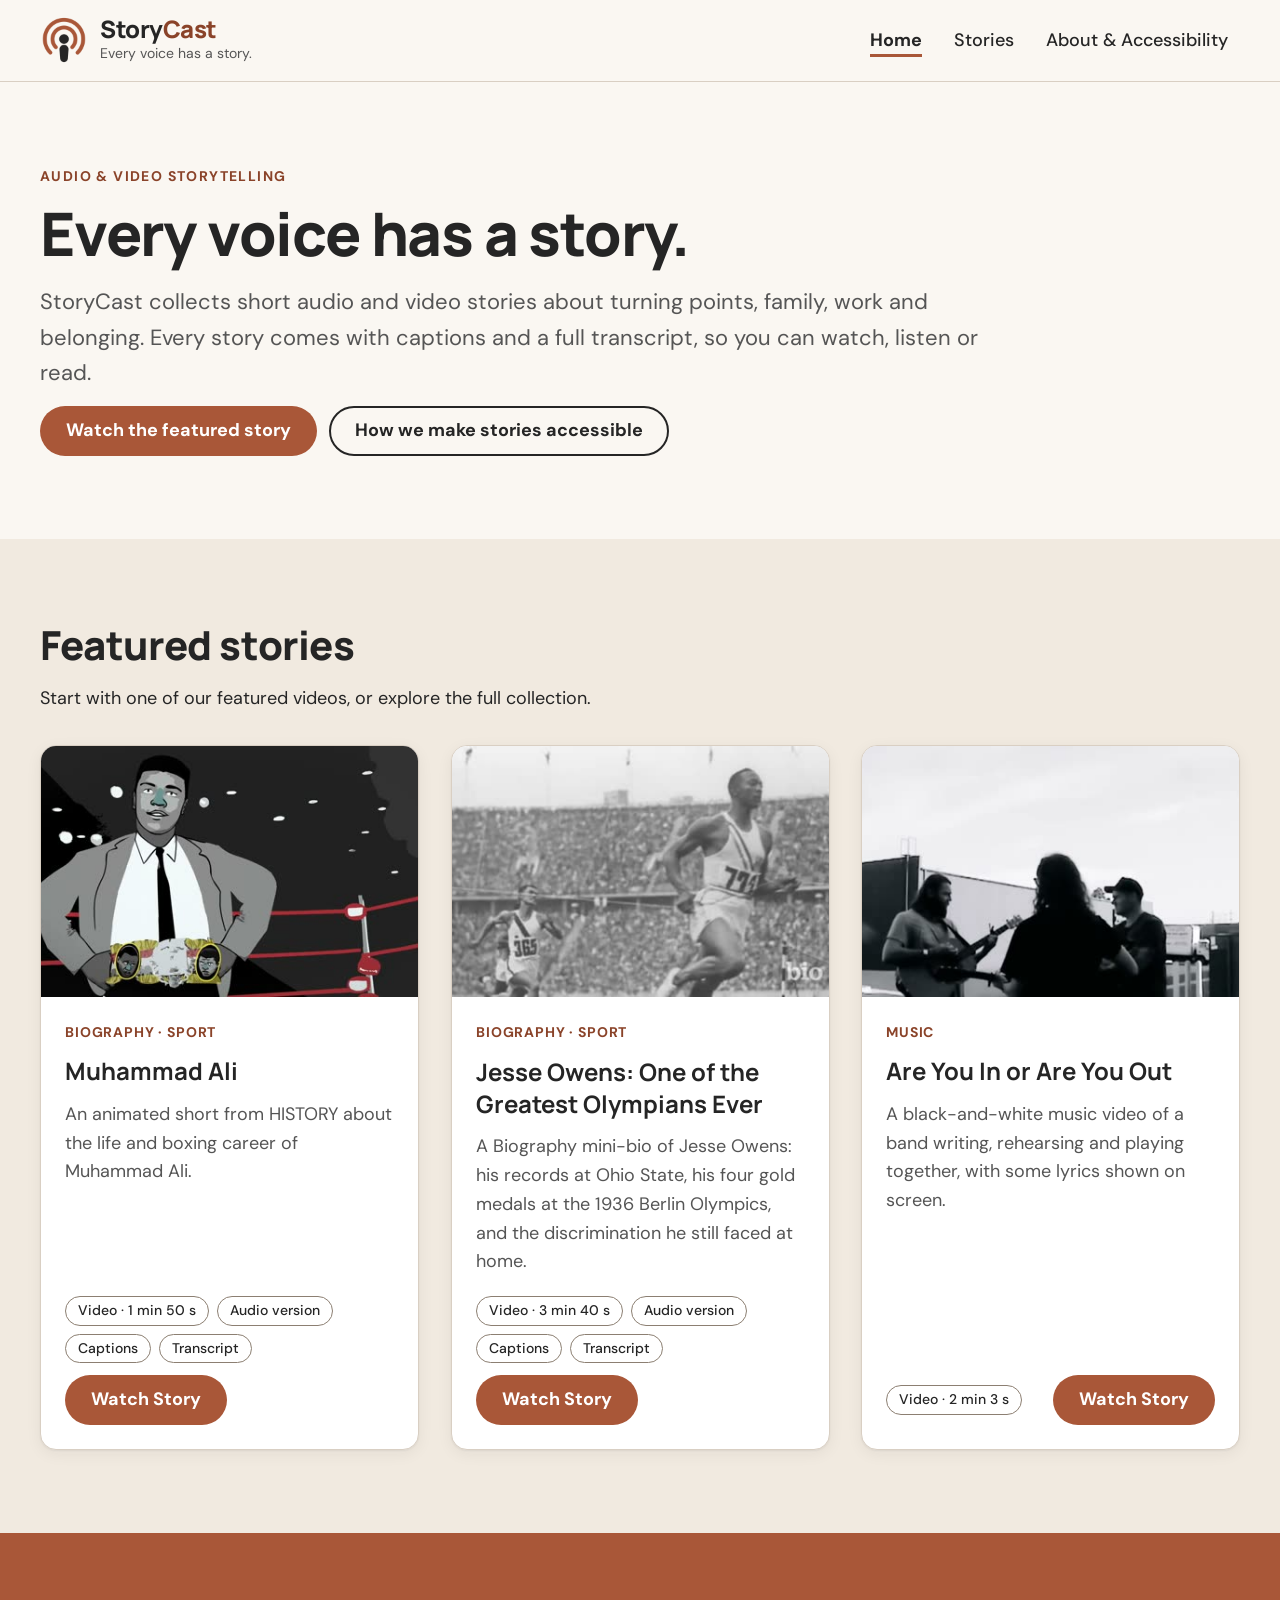
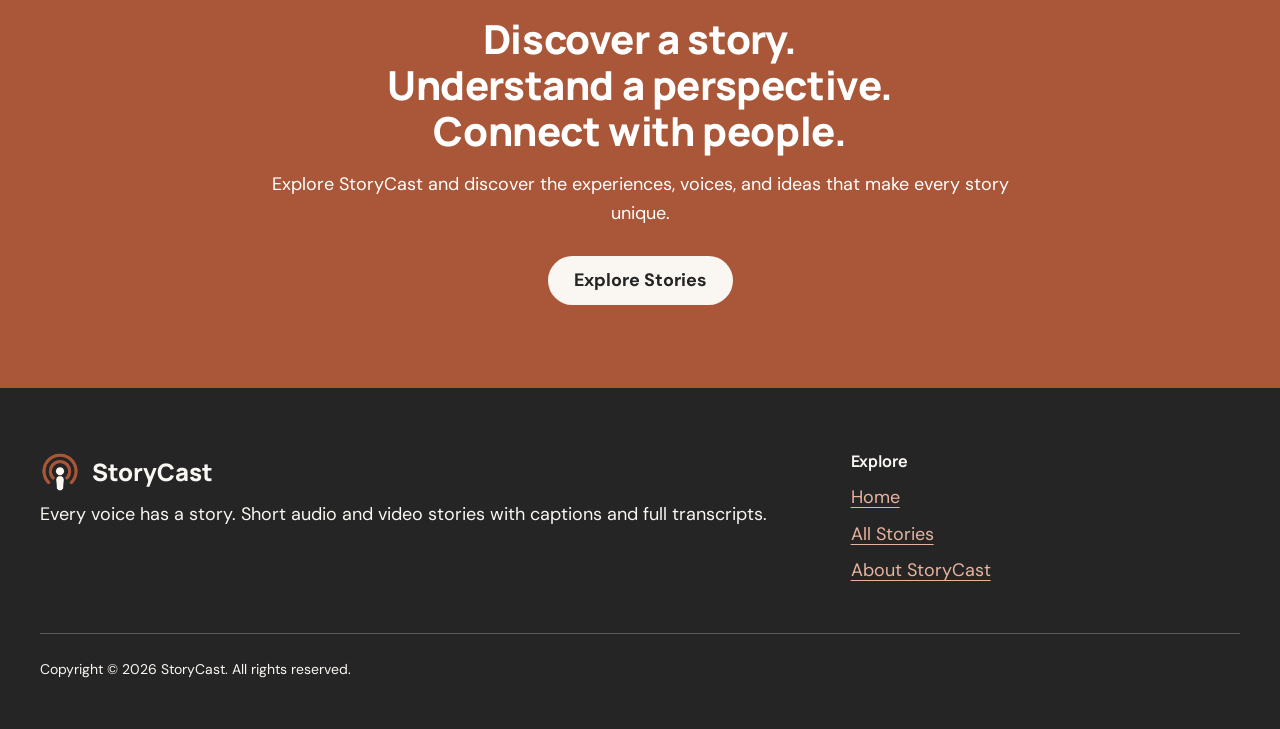
<file: index.html>
<!DOCTYPE html>
<html lang="en">
<head>
  <meta charset="utf-8">
  <meta name="viewport" content="width=device-width, initial-scale=1">
  <title>StoryCast | Every voice has a story</title>
  <meta name="description" content="StoryCast shares short audio and video stories about real-life turning points, with captions and full transcripts for every story.">
  <link rel="preconnect" href="https://fonts.googleapis.com">
  <link rel="preconnect" href="https://fonts.gstatic.com" crossorigin>
  <link rel="stylesheet" href="https://fonts.googleapis.com/css2?family=DM+Sans:wght@400;500;700&amp;family=Manrope:wght@700;800&amp;display=swap">
  <link rel="icon" href="assets/images/storycast-favicon.png" type="image/png">
  <link rel="stylesheet" href="css/main.css">
</head>
<body>
  <a class="skip-link" href="#main">Skip to main content</a>

  <header class="site-header">
    <div class="container site-header__inner">
      <a class="brand" href="index.html">
        <img class="brand__logo" src="assets/images/storycast-logo.png" width="48" height="48" alt="">
        <span class="brand__text">
          <span class="brand__name">Story<span class="brand__accent">Cast</span></span>
          <span class="brand__tagline">Every voice has a story.</span>
        </span>
      </a>
      <nav class="site-nav" aria-label="Primary">
        <ul class="site-nav__list">
          <li><a class="site-nav__link" href="index.html" aria-current="page">Home</a></li>
          <li><a class="site-nav__link" href="stories.html">Stories</a></li>
          <li><a class="site-nav__link" href="about.html">About &amp; Accessibility</a></li>
        </ul>
      </nav>
    </div>
  </header>

  <main id="main" class="site-main">
    <section class="section" aria-labelledby="hero-title">
      <div class="container">
        <p class="eyebrow">Audio &amp; video storytelling</p>
        <h1 id="hero-title">Every voice has a story.</h1>
        <p class="lead">StoryCast collects short audio and video stories about turning points, family, work and belonging. Every story comes with captions and a full transcript, so you can watch, listen or read.</p>
        <div class="button-group">
          <a class="button button--primary" href="story/my-story.html?id=story1">Watch the featured story</a>
          <a class="button button--secondary" href="about.html#accessibility">How we make stories accessible</a>
        </div>
      </div>
    </section>

    <section class="section section--alt" id="stories" aria-labelledby="stories-title">
      <div class="container">
        <h2 id="stories-title">Featured stories</h2>
        <p>Start with one of our featured videos, or explore the full collection.</p>
        <ul class="story-grid">
          <li class="story-grid__item">
            <article class="story-card story-card--linked">
              <div class="story-card__media">
                <img src="assets/images/story1-poster-480.jpg" srcset="assets/images/story1-poster-480.jpg 480w, assets/images/story1-poster-960.jpg 960w" sizes="(min-width: 64em) 24rem, (min-width: 40em) 50vw, 100vw" width="480" height="270" alt="Animated illustration of Muhammad Ali in a suit, holding a championship belt beside a boxing ring." loading="lazy">
              </div>
              <div class="story-card__body">
                <p class="story-card__category">Biography · Sport</p>
                <h3 class="story-card__title">Muhammad Ali</h3>
                <p class="story-card__description">An animated short from HISTORY about the life and boxing career of Muhammad Ali.</p>
                <div class="story-card__footer">
                  <ul class="badge-list" aria-label="Story details">
                    <li class="badge">Video &middot; 1 min 50 s</li>
                    <li class="badge">Audio version</li>
                    <li class="badge">Captions</li>
                    <li class="badge">Transcript</li>
                  </ul>
                  <a class="button button--primary story-card__link" href="story/my-story.html?id=story1">Watch Story<span class="visually-hidden">: Muhammad Ali</span></a>
                </div>
              </div>
            </article>
          </li>
          <li class="story-grid__item">
            <article class="story-card story-card--linked">
              <div class="story-card__media">
                <img src="assets/images/story2-poster-480.jpg" srcset="assets/images/story2-poster-480.jpg 480w, assets/images/story2-poster-960.jpg 960w" sizes="(min-width: 64em) 24rem, (min-width: 40em) 50vw, 100vw" width="480" height="270" alt="Black-and-white archive film of a sprinter leading a race in a packed Olympic stadium." loading="lazy">
              </div>
              <div class="story-card__body">
                <p class="story-card__category">Biography · Sport</p>
                <h3 class="story-card__title">Jesse Owens: One of the Greatest Olympians Ever</h3>
                <p class="story-card__description">A Biography mini-bio of Jesse Owens: his records at Ohio State, his four gold medals at the 1936 Berlin Olympics, and the discrimination he still faced at home.</p>
                <div class="story-card__footer">
                  <ul class="badge-list" aria-label="Story details">
                    <li class="badge">Video &middot; 3 min 40 s</li>
                    <li class="badge">Audio version</li>
                    <li class="badge">Captions</li>
                    <li class="badge">Transcript</li>
                  </ul>
                  <a class="button button--primary story-card__link" href="story/my-story.html?id=story2">Watch Story<span class="visually-hidden">: Jesse Owens: One of the Greatest Olympians Ever</span></a>
                </div>
              </div>
            </article>
          </li>
          <li class="story-grid__item">
            <article class="story-card story-card--linked">
              <div class="story-card__media">
                <img src="assets/images/story3-poster-480.jpg" srcset="assets/images/story3-poster-480.jpg 480w, assets/images/story3-poster-960.jpg 960w" sizes="(min-width: 64em) 24rem, (min-width: 40em) 50vw, 100vw" width="480" height="270" alt="Black-and-white photo of three musicians playing guitars outdoors beside a building." loading="lazy">
              </div>
              <div class="story-card__body">
                <p class="story-card__category">Music</p>
                <h3 class="story-card__title">Are You In or Are You Out</h3>
                <p class="story-card__description">A black-and-white music video of a band writing, rehearsing and playing together, with some lyrics shown on screen.</p>
                <div class="story-card__footer">
                  <ul class="badge-list" aria-label="Story details">
                    <li class="badge">Video &middot; 2 min 3 s</li>
                  </ul>
                  <a class="button button--primary story-card__link" href="story/my-story.html?id=story3">Watch Story<span class="visually-hidden">: Are You In or Are You Out</span></a>
                </div>
              </div>
            </article>
          </li>
        </ul>
      </div>
    </section>

    <!-- 6. Closing call to action -->
    <section class="cta-band" aria-labelledby="cta-title">
      <div class="container cta-band__inner">
        <h2 id="cta-title" class="cta-band__title">Discover a story. Understand a perspective. Connect with people.</h2>
        <p class="cta-band__text">Explore StoryCast and discover the experiences, voices, and ideas that make every story unique.</p>
        <a class="button button--light" href="stories.html">Explore Stories</a>
      </div>
    </section>

  </main>

  <footer class="site-footer">
    <div class="container">
      <div class="site-footer__grid">
        <div>
          <p class="site-footer__brand"><img class="site-footer__logo" src="assets/images/storycast-logo-on-dark.png" width="40" height="40" alt="">StoryCast</p>
          <p>Every voice has a story. Short audio and video stories with captions and full transcripts.</p>
        </div>
        <nav aria-labelledby="footer-explore">
          <h2 class="site-footer__heading" id="footer-explore">Explore</h2>
          <ul class="site-footer__list">
            <li><a href="index.html">Home</a></li>
            <li><a href="stories.html">All Stories</a></li>
            <li><a href="about.html">About StoryCast</a></li>
          </ul>
        </nav>
      </div>
      <p class="site-footer__note">Copyright &copy; 2026 StoryCast. All rights reserved.</p>
    </div>
  </footer>
</body>
</html>
</file>
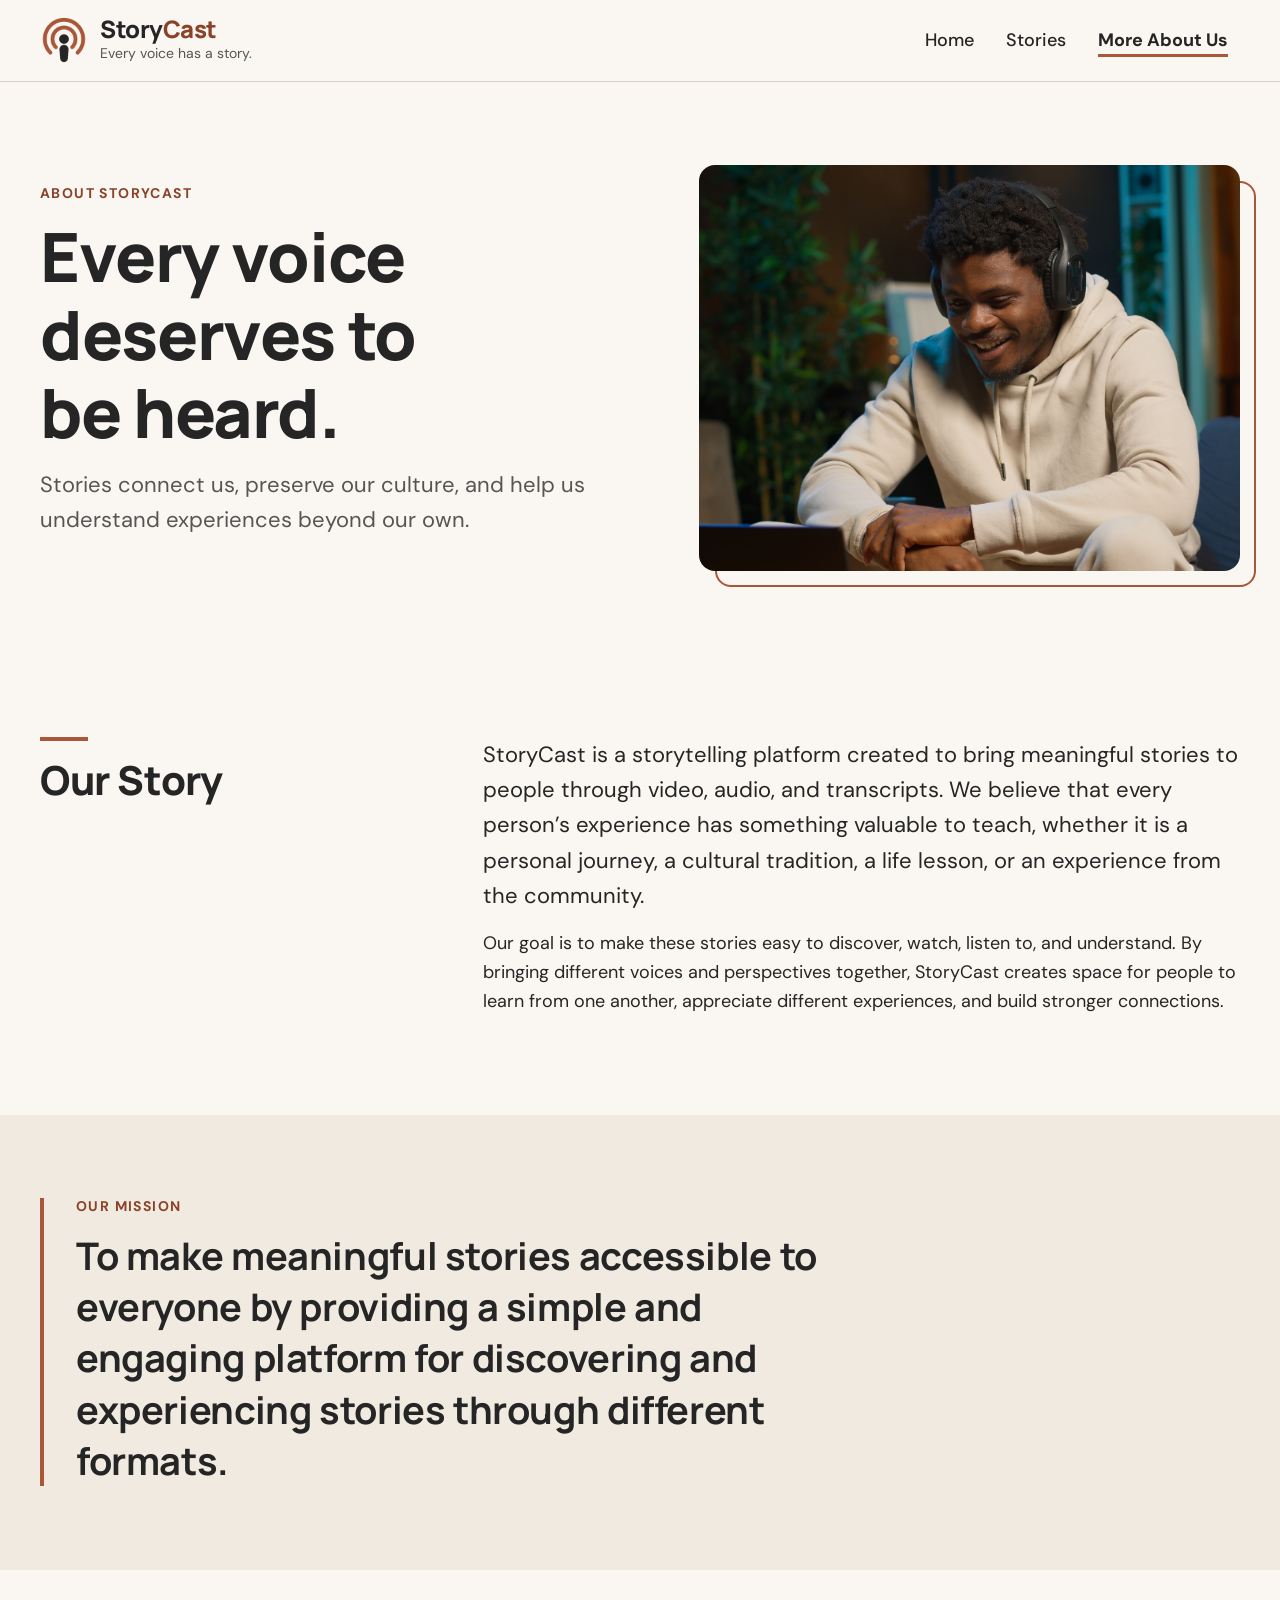
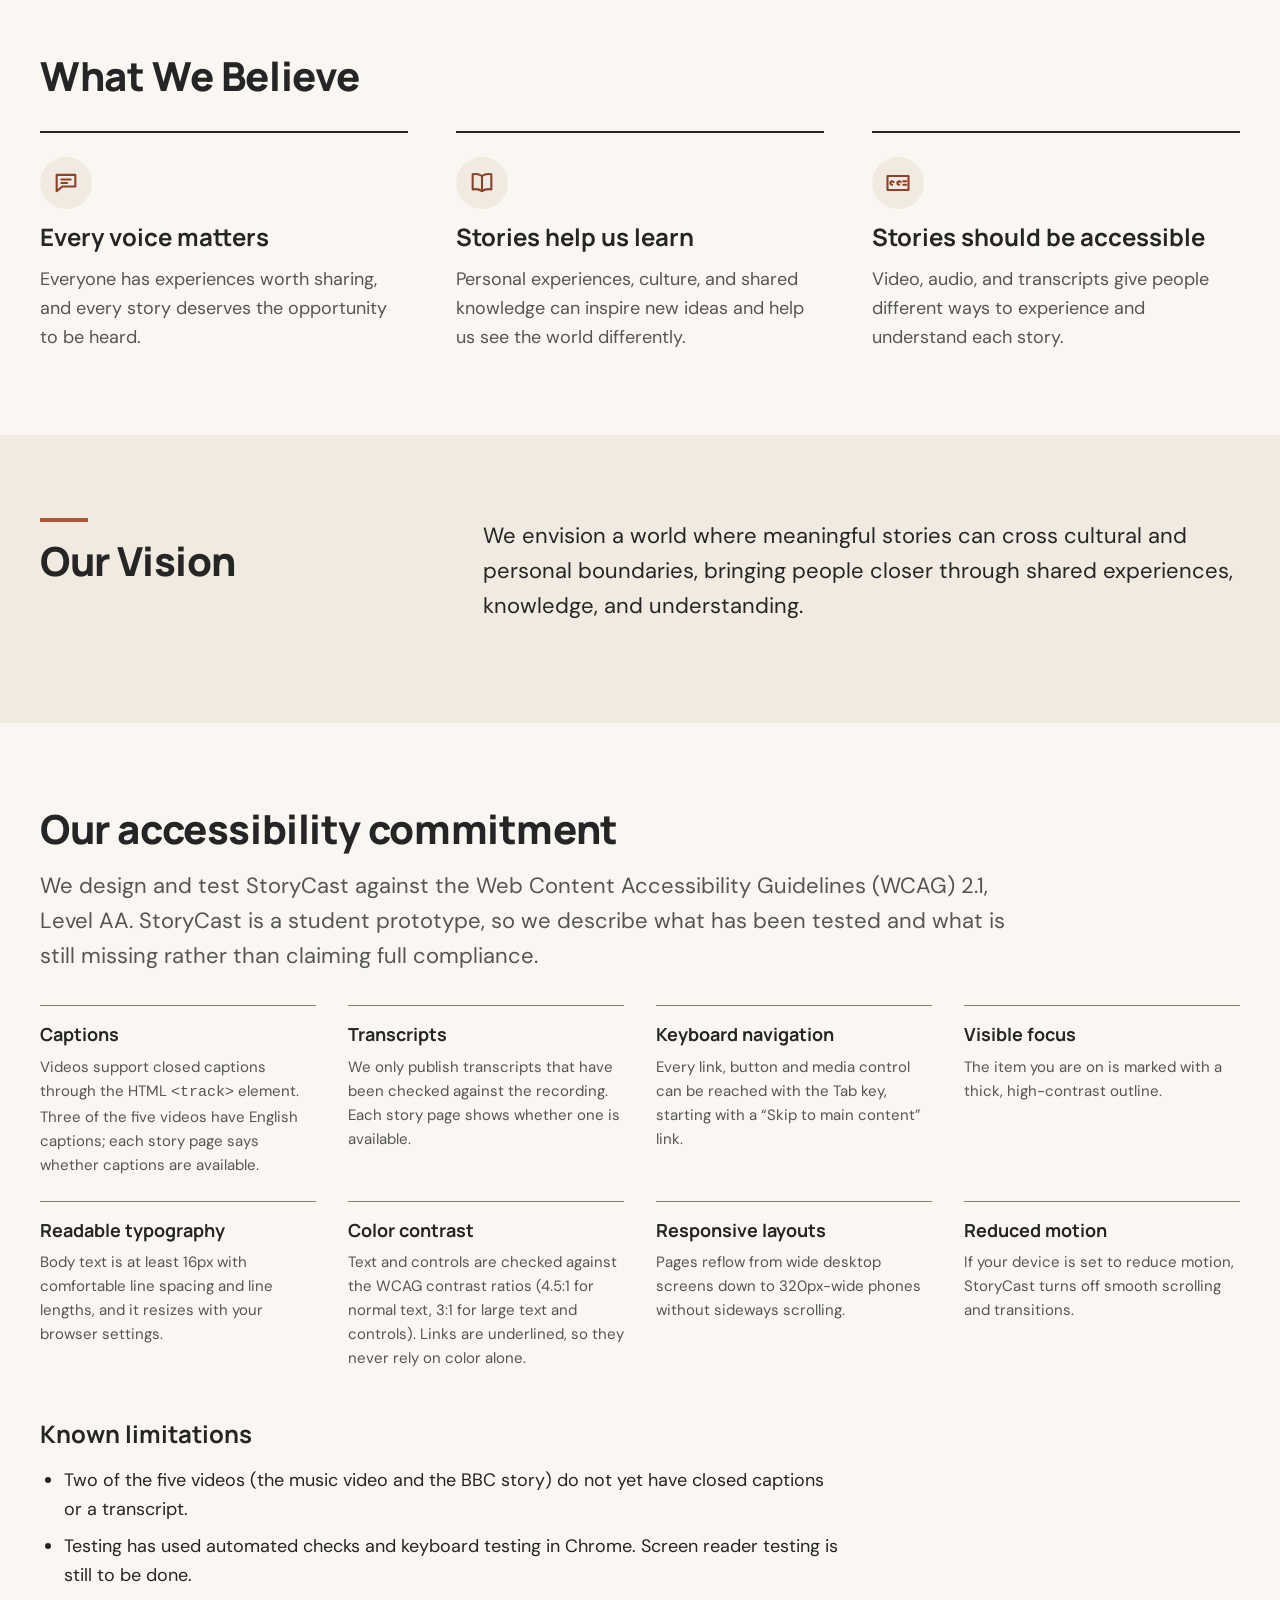
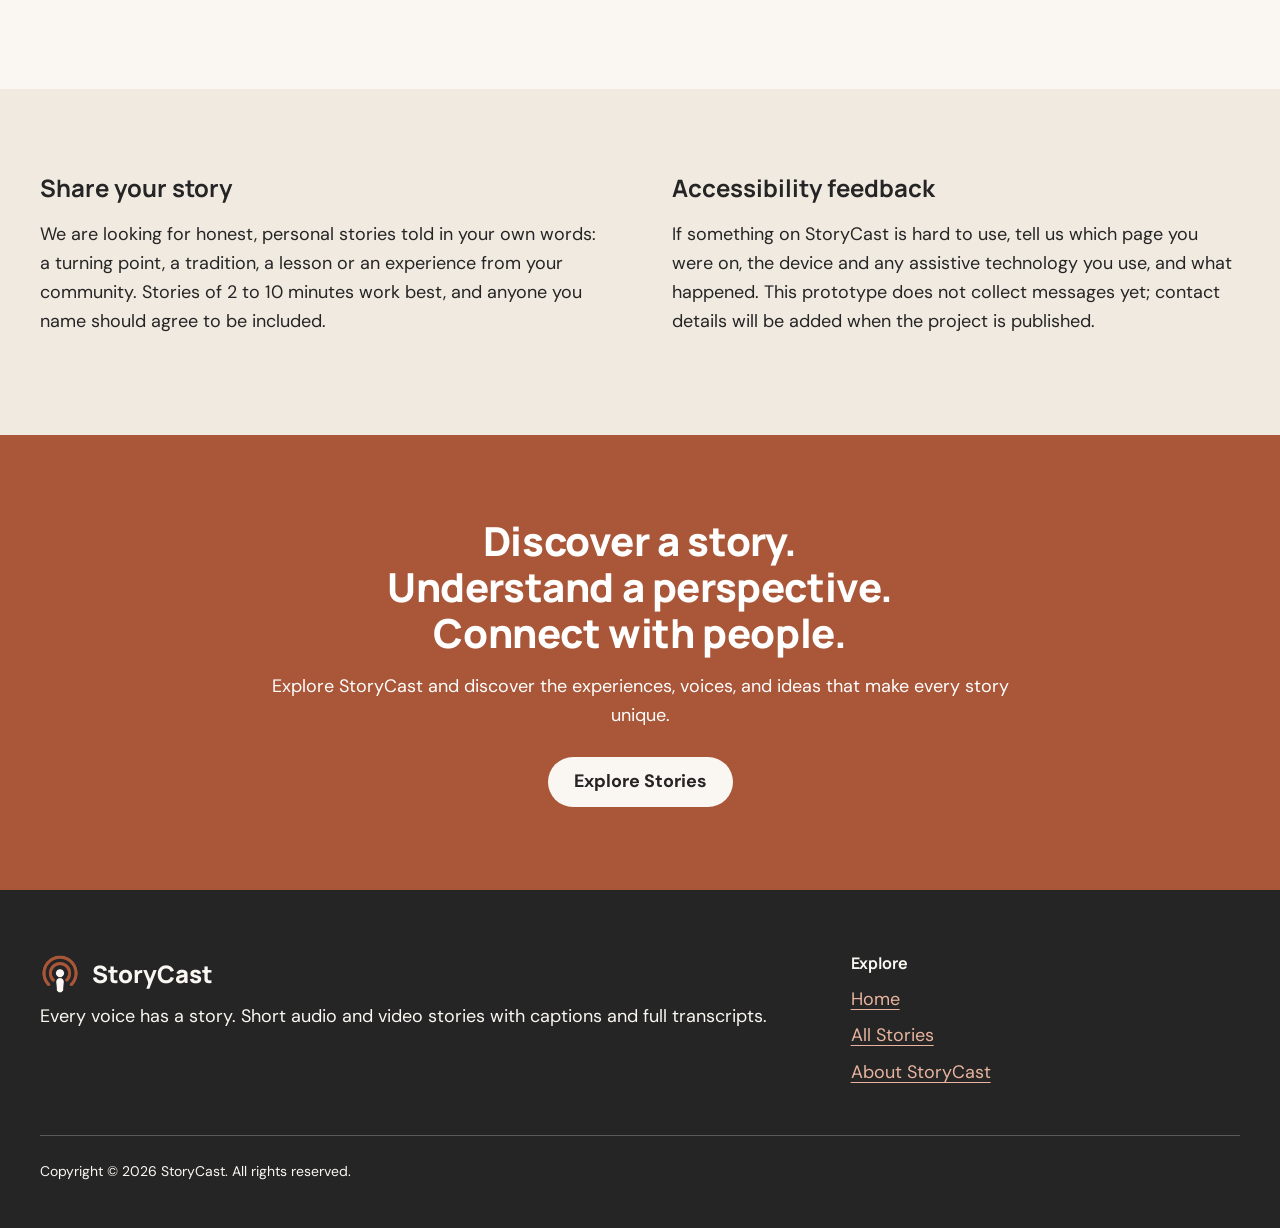
<file: about.html>
<!DOCTYPE html>
<html lang="en">
<head>
  <meta charset="utf-8">
  <meta name="viewport" content="width=device-width, initial-scale=1">
  <title>About StoryCast and Our Accessibility Commitment</title>
  <meta name="description" content="StoryCast brings meaningful personal, cultural and community stories to everyone through video, audio and transcripts. Read our story, mission, values, vision and accessibility commitment.">
  <link rel="preconnect" href="https://fonts.googleapis.com">
  <link rel="preconnect" href="https://fonts.gstatic.com" crossorigin>
  <link rel="stylesheet" href="https://fonts.googleapis.com/css2?family=DM+Sans:wght@400;500;700&amp;family=Manrope:wght@700;800&amp;display=swap">
  <link rel="icon" href="assets/images/storycast-favicon.png" type="image/png">
  <link rel="stylesheet" href="css/main.css">
</head>
<body>
  <a class="skip-link" href="#main">Skip to main content</a>

  <header class="site-header">
    <div class="container site-header__inner">
      <a class="brand" href="index.html">
        <img class="brand__logo" src="assets/images/storycast-logo.png" width="48" height="48" alt="">
        <span class="brand__text">
          <span class="brand__name">Story<span class="brand__accent">Cast</span></span>
          <span class="brand__tagline">Every voice has a story.</span>
        </span>
      </a>
      <nav class="site-nav" aria-label="Primary">
        <ul class="site-nav__list">
          <li><a class="site-nav__link" href="index.html">Home</a></li>
          <li><a class="site-nav__link" href="stories.html">Stories</a></li>
          <li><a class="site-nav__link" href="about.html" aria-current="page">More About Us</a></li>
        </ul>
      </nav>
    </div>
  </header>

  <main id="main" class="site-main">
    <!-- 1. Hero -->
    <section class="about-hero" aria-labelledby="about-title">
      <div class="container about-hero__inner">
        <div class="about-hero__text">
          <p class="eyebrow">About StoryCast</p>
          <h1 id="about-title">Every voice deserves to be heard.</h1>
          <p class="lead">Stories connect us, preserve our culture, and help us understand experiences beyond our own.</p>
        </div>
        <figure class="about-hero__media">
          <img src="assets/images/african-american-male-person-listening-podcast-multitasking.jpg" srcset="assets/images/african-american-male-person-listening-podcast-multitasking.jpg 480w, assets/images/african-american-male-person-listening-podcast-multitasking.jpg 960w" sizes="(min-width: 64em) 36rem, 100vw" width="960" height="640" alt="A man wearing headphones listens to a podcast while multitasking.">
        </figure>
      </div>
    </section>

    <!-- 2. Our Story -->
    <section class="section about-split" aria-labelledby="our-story-title">
      <div class="container about-split__inner">
        <h2 id="our-story-title" class="about-split__heading">Our Story</h2>
        <div class="about-split__body">
          <p class="about-split__intro">StoryCast is a storytelling platform created to bring meaningful stories to people through video, audio, and transcripts. We believe that every person&rsquo;s experience has something valuable to teach, whether it is a personal journey, a cultural tradition, a life lesson, or an experience from the community.</p>
          <p>Our goal is to make these stories easy to discover, watch, listen to, and understand. By bringing different voices and perspectives together, StoryCast creates space for people to learn from one another, appreciate different experiences, and build stronger connections.</p>
        </div>
      </div>
    </section>

    <!-- 3. Our Mission -->
    <section class="section section--alt" aria-labelledby="mission-title">
      <div class="container">
        <div class="statement">
          <h2 id="mission-title" class="statement__label">Our Mission</h2>
          <p class="statement__text">To make meaningful stories accessible to everyone by providing a simple and engaging platform for discovering and experiencing stories through different formats.</p>
        </div>
      </div>
    </section>

    <!-- 4. What We Believe -->
    <section class="section" aria-labelledby="beliefs-title">
      <div class="container">
        <h2 id="beliefs-title">What We Believe</h2>
        <ul class="beliefs">
          <li class="belief">
            <svg class="belief__icon" viewBox="0 0 24 24" width="28" height="28" aria-hidden="true" focusable="false"><path d="M4 5h16v10H9l-5 4z M8 9h8 M8 12h5" fill="none" stroke="currentColor" stroke-width="1.8" stroke-linecap="round" stroke-linejoin="round"/></svg>
            <h3 class="belief__title">Every voice matters</h3>
            <p>Everyone has experiences worth sharing, and every story deserves the opportunity to be heard.</p>
          </li>
          <li class="belief">
            <svg class="belief__icon" viewBox="0 0 24 24" width="28" height="28" aria-hidden="true" focusable="false"><path d="M12 6c-2-1.5-5-2-8-1.5v13c3-.5 6 0 8 1.5 2-1.5 5-2 8-1.5v-13c-3-.5-6 0-8 1.5z M12 6v13" fill="none" stroke="currentColor" stroke-width="1.8" stroke-linecap="round" stroke-linejoin="round"/></svg>
            <h3 class="belief__title">Stories help us learn</h3>
            <p>Personal experiences, culture, and shared knowledge can inspire new ideas and help us see the world differently.</p>
          </li>
          <li class="belief">
            <svg class="belief__icon" viewBox="0 0 24 24" width="28" height="28" aria-hidden="true" focusable="false"><path d="M3 6h18v12H3z M7 13.5c-.7 0-1.5-.6-1.5-1.5S6.3 10.5 7 10.5c.6 0 1 .3 1.3.7 M13 13.5c-.7 0-1.5-.6-1.5-1.5s.8-1.5 1.5-1.5c.6 0 1 .3 1.3.7 M16.5 10.5h2.5 M16.5 13.5h2.5" fill="none" stroke="currentColor" stroke-width="1.8" stroke-linecap="round" stroke-linejoin="round"/></svg>
            <h3 class="belief__title">Stories should be accessible</h3>
            <p>Video, audio, and transcripts give people different ways to experience and understand each story.</p>
          </li>
        </ul>
      </div>
    </section>

    <!-- 5. Our Vision -->
    <section class="section section--alt about-split" aria-labelledby="vision-title">
      <div class="container about-split__inner">
        <h2 id="vision-title" class="about-split__heading">Our Vision</h2>
        <div class="about-split__body">
          <p class="about-split__intro">We envision a world where meaningful stories can cross cultural and personal boundaries, bringing people closer through shared experiences, knowledge, and understanding.</p>
        </div>
      </div>
    </section>

    <!-- Accessibility, contributing and feedback (linked from every page footer) -->
    <section class="section" id="accessibility" aria-labelledby="accessibility-title">
      <div class="container">
        <h2 id="accessibility-title">Our accessibility commitment</h2>
        <p class="lead">We design and test StoryCast against the Web Content Accessibility Guidelines (WCAG) 2.1, Level AA. StoryCast is a student prototype, so we describe what has been tested and what is still missing rather than claiming full compliance.</p>
        <ul class="feature-list">
          <li><h3>Captions</h3><p>Videos support closed captions through the HTML <code>&lt;track&gt;</code> element. Three of the five videos have English captions; each story page says whether captions are available.</p></li>
          <li><h3>Transcripts</h3><p>We only publish transcripts that have been checked against the recording. Each story page shows whether one is available.</p></li>
          <li><h3>Keyboard navigation</h3><p>Every link, button and media control can be reached with the Tab key, starting with a &ldquo;Skip to main content&rdquo; link.</p></li>
          <li><h3>Visible focus</h3><p>The item you are on is marked with a thick, high-contrast outline.</p></li>
          <li><h3>Readable typography</h3><p>Body text is at least 16px with comfortable line spacing and line lengths, and it resizes with your browser settings.</p></li>
          <li><h3>Color contrast</h3><p>Text and controls are checked against the WCAG contrast ratios (4.5:1 for normal text, 3:1 for large text and controls). Links are underlined, so they never rely on color alone.</p></li>
          <li><h3>Responsive layouts</h3><p>Pages reflow from wide desktop screens down to 320px-wide phones without sideways scrolling.</p></li>
          <li><h3>Reduced motion</h3><p>If your device is set to reduce motion, StoryCast turns off smooth scrolling and transitions.</p></li>
        </ul>
        <h3 class="about-subheading">Known limitations</h3>
        <ul class="about-list">
          <li>Two of the five videos (the music video and the BBC story) do not yet have closed captions or a transcript.</li>
          <li>Testing has used automated checks and keyboard testing in Chrome. Screen reader testing is still to be done.</li>
        </ul>
      </div>
    </section>

    <section class="section section--alt" aria-labelledby="involved-title">
      <div class="container">
        <h2 id="involved-title" class="visually-hidden">Get involved</h2>
        <div class="about-columns">
          <div id="contribute">
            <h3 class="about-subheading">Share your story</h3>
            <p>We are looking for honest, personal stories told in your own words: a turning point, a tradition, a lesson or an experience from your community. Stories of 2 to 10 minutes work best, and anyone you name should agree to be included.</p>
          </div>
          <div id="feedback">
            <h3 class="about-subheading">Accessibility feedback</h3>
            <p>If something on StoryCast is hard to use, tell us which page you were on, the device and any assistive technology you use, and what happened. This prototype does not collect messages yet; contact details will be added when the project is published.</p>
          </div>
        </div>
      </div>
    </section>

    <!-- 6. Closing call to action -->
    <section class="cta-band" aria-labelledby="cta-title">
      <div class="container cta-band__inner">
        <h2 id="cta-title" class="cta-band__title">Discover a story. Understand a perspective. Connect with people.</h2>
        <p class="cta-band__text">Explore StoryCast and discover the experiences, voices, and ideas that make every story unique.</p>
        <a class="button button--light" href="stories.html">Explore Stories</a>
      </div>
    </section>
  </main>

  <footer class="site-footer">
    <div class="container">
      <div class="site-footer__grid">
        <div>
          <p class="site-footer__brand"><img class="site-footer__logo" src="assets/images/storycast-logo-on-dark.png" width="40" height="40" alt="">StoryCast</p>
          <p>Every voice has a story. Short audio and video stories with captions and full transcripts.</p>
        </div>
        <nav aria-labelledby="footer-explore">
          <h2 class="site-footer__heading" id="footer-explore">Explore</h2>
          <ul class="site-footer__list">
            <li><a href="index.html">Home</a></li>
            <li><a href="stories.html">All Stories</a></li>
            <li><a href="about.html">About StoryCast</a></li>
          </ul>
        </nav>
      </div>
      <p class="site-footer__note">Copyright &copy; 2026 StoryCast. All rights reserved.</p>
    </div>
  </footer>
</body>
</html>
</file>
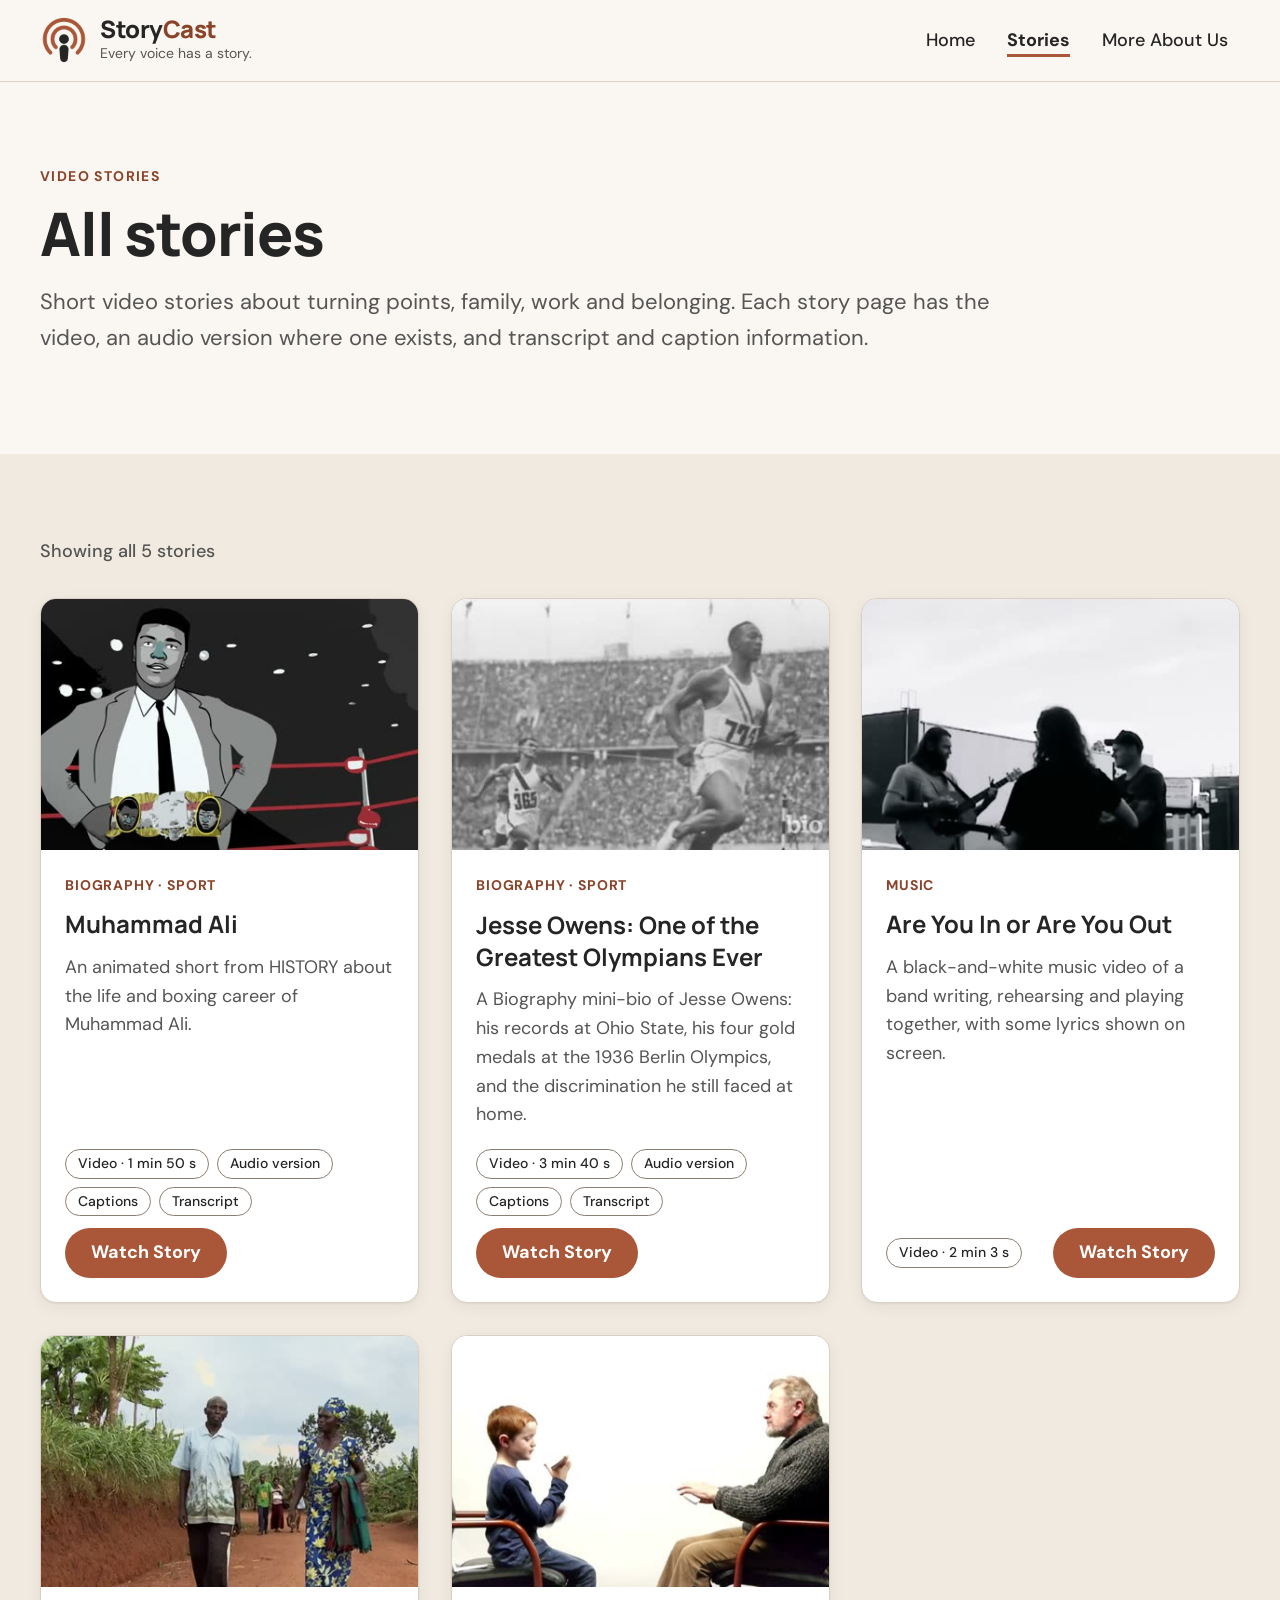
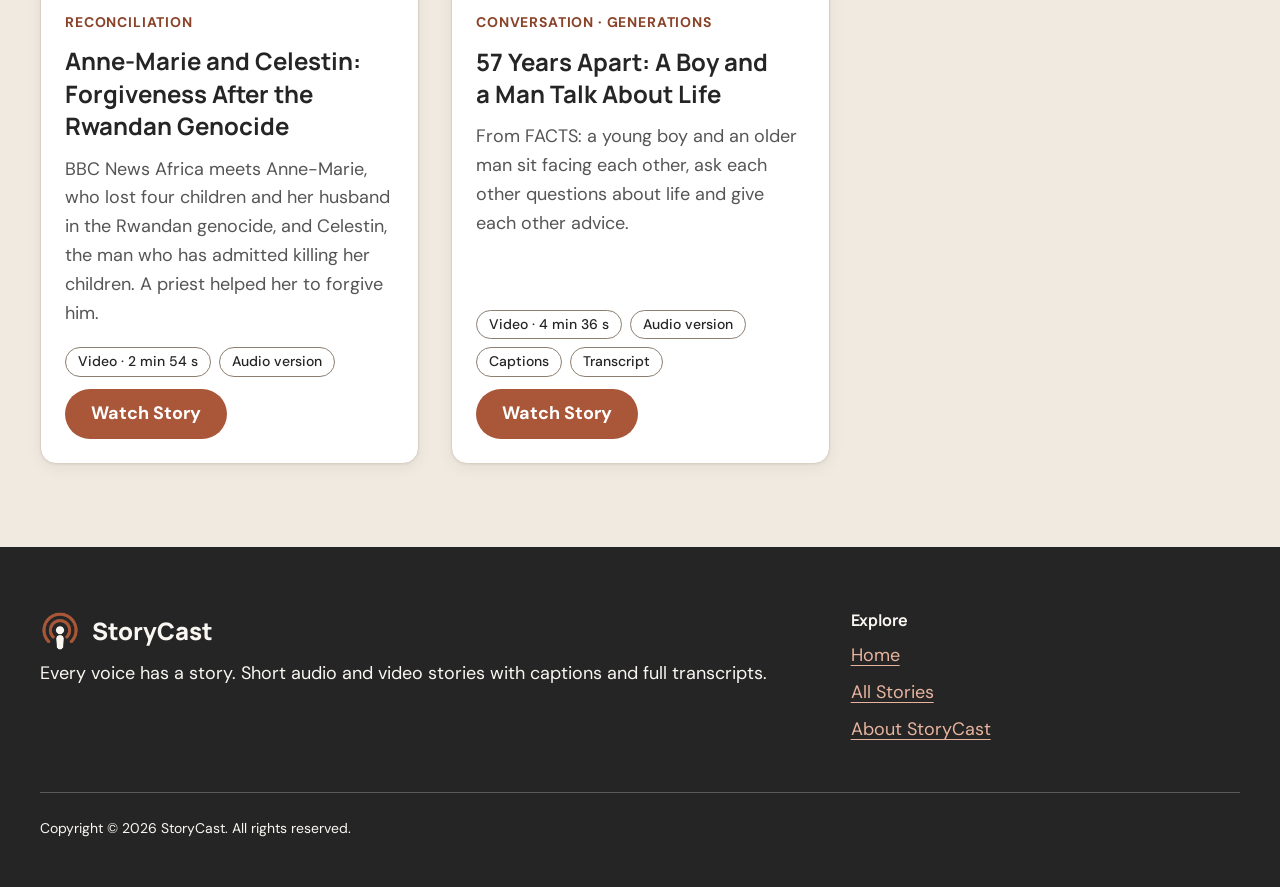
<file: stories.html>
<!DOCTYPE html>
<html lang="en">
<head>
  <meta charset="utf-8">
  <meta name="viewport" content="width=device-width, initial-scale=1">
  <title>All Stories | StoryCast</title>
  <meta name="description" content="Browse every StoryCast video story about family, work, community, identity and belonging. Each published story includes captions and a full transcript.">
  <link rel="preconnect" href="https://fonts.googleapis.com">
  <link rel="preconnect" href="https://fonts.gstatic.com" crossorigin>
  <link rel="stylesheet" href="https://fonts.googleapis.com/css2?family=DM+Sans:wght@400;500;700&amp;family=Manrope:wght@700;800&amp;display=swap">
  <link rel="icon" href="assets/images/storycast-favicon.png" type="image/png">
  <link rel="stylesheet" href="css/main.css">
  <script src="js/pagination.js" defer></script>
</head>
<body>
  <a class="skip-link" href="#main">Skip to main content</a>

  <header class="site-header">
    <div class="container site-header__inner">
      <a class="brand" href="index.html">
        <img class="brand__logo" src="assets/images/storycast-logo.png" width="48" height="48" alt="">
        <span class="brand__text">
          <span class="brand__name">Story<span class="brand__accent">Cast</span></span>
          <span class="brand__tagline">Every voice has a story.</span>
        </span>
      </a>
      <nav class="site-nav" aria-label="Primary">
        <ul class="site-nav__list">
          <li><a class="site-nav__link" href="index.html">Home</a></li>
          <li><a class="site-nav__link" href="stories.html" aria-current="page">Stories</a></li>
          <li><a class="site-nav__link" href="about.html">More About Us</a></li>
        </ul>
      </nav>
    </div>
  </header>

  <main id="main" class="site-main">
    <section class="section" aria-labelledby="stories-title">
      <div class="container">
        <p class="eyebrow">Video stories</p>
        <h1 id="stories-title">All stories</h1>
        <p class="lead">Short video stories about turning points, family, work and belonging. Each story page has the video, an audio version where one exists, and transcript and caption information.</p>
        
      </div>
    </section>

    <section class="section section--alt" aria-labelledby="story-list-title">
      <div class="container">
        <h2 id="story-list-title" class="visually-hidden">Story list</h2>
        <p class="results-status" id="story-status" tabindex="-1">5 stories</p>
        <ul class="story-grid" id="story-list" data-paginate data-per-page="6" data-status="story-status" data-pagination="story-pagination">
          <li class="story-grid__item">
            <article class="story-card story-card--linked">
              <div class="story-card__media">
                <img src="assets/images/story1-poster-480.jpg" srcset="assets/images/story1-poster-480.jpg 480w, assets/images/story1-poster-960.jpg 960w" sizes="(min-width: 64em) 24rem, (min-width: 40em) 50vw, 100vw" width="480" height="270" alt="Animated illustration of Muhammad Ali in a suit, holding a championship belt beside a boxing ring." loading="lazy">
              </div>
              <div class="story-card__body">
                <p class="story-card__category">Biography · Sport</p>
                <h3 class="story-card__title">Muhammad Ali</h3>
                <p class="story-card__description">An animated short from HISTORY about the life and boxing career of Muhammad Ali.</p>
                <div class="story-card__footer">
                  <ul class="badge-list" aria-label="Story details">
                    <li class="badge">Video &middot; 1 min 50 s</li>
                    <li class="badge">Audio version</li>
                    <li class="badge">Captions</li>
                    <li class="badge">Transcript</li>
                  </ul>
                  <a class="button button--primary story-card__link" href="story/my-story.html?id=story1">Watch Story<span class="visually-hidden">: Muhammad Ali</span></a>
                </div>
              </div>
            </article>
          </li>
          <li class="story-grid__item">
            <article class="story-card story-card--linked">
              <div class="story-card__media">
                <img src="assets/images/story2-poster-480.jpg" srcset="assets/images/story2-poster-480.jpg 480w, assets/images/story2-poster-960.jpg 960w" sizes="(min-width: 64em) 24rem, (min-width: 40em) 50vw, 100vw" width="480" height="270" alt="Black-and-white archive film of a sprinter leading a race in a packed Olympic stadium." loading="lazy">
              </div>
              <div class="story-card__body">
                <p class="story-card__category">Biography · Sport</p>
                <h3 class="story-card__title">Jesse Owens: One of the Greatest Olympians Ever</h3>
                <p class="story-card__description">A Biography mini-bio of Jesse Owens: his records at Ohio State, his four gold medals at the 1936 Berlin Olympics, and the discrimination he still faced at home.</p>
                <div class="story-card__footer">
                  <ul class="badge-list" aria-label="Story details">
                    <li class="badge">Video &middot; 3 min 40 s</li>
                    <li class="badge">Audio version</li>
                    <li class="badge">Captions</li>
                    <li class="badge">Transcript</li>
                  </ul>
                  <a class="button button--primary story-card__link" href="story/my-story.html?id=story2">Watch Story<span class="visually-hidden">: Jesse Owens: One of the Greatest Olympians Ever</span></a>
                </div>
              </div>
            </article>
          </li>
          <li class="story-grid__item">
            <article class="story-card story-card--linked">
              <div class="story-card__media">
                <img src="assets/images/story3-poster-480.jpg" srcset="assets/images/story3-poster-480.jpg 480w, assets/images/story3-poster-960.jpg 960w" sizes="(min-width: 64em) 24rem, (min-width: 40em) 50vw, 100vw" width="480" height="270" alt="Black-and-white photo of three musicians playing guitars outdoors beside a building." loading="lazy">
              </div>
              <div class="story-card__body">
                <p class="story-card__category">Music</p>
                <h3 class="story-card__title">Are You In or Are You Out</h3>
                <p class="story-card__description">A black-and-white music video of a band writing, rehearsing and playing together, with some lyrics shown on screen.</p>
                <div class="story-card__footer">
                  <ul class="badge-list" aria-label="Story details">
                    <li class="badge">Video &middot; 2 min 3 s</li>
                  </ul>
                  <a class="button button--primary story-card__link" href="story/my-story.html?id=story3">Watch Story<span class="visually-hidden">: Are You In or Are You Out</span></a>
                </div>
              </div>
            </article>
          </li>
          <li class="story-grid__item">
            <article class="story-card story-card--linked">
              <div class="story-card__media">
                <img src="assets/images/story4-poster-480.jpg" srcset="assets/images/story4-poster-480.jpg 480w, assets/images/story4-poster-960.jpg 960w" sizes="(min-width: 64em) 24rem, (min-width: 40em) 50vw, 100vw" width="480" height="270" alt="A man and a woman in a blue patterned dress walking together along a red dirt road between banana plants." loading="lazy">
              </div>
              <div class="story-card__body">
                <p class="story-card__category">Reconciliation</p>
                <h3 class="story-card__title">Anne-Marie and Celestin: Forgiveness After the Rwandan Genocide</h3>
                <p class="story-card__description">BBC News Africa meets Anne-Marie, who lost four children and her husband in the Rwandan genocide, and Celestin, the man who has admitted killing her children. A priest helped her to forgive him.</p>
                <div class="story-card__footer">
                  <ul class="badge-list" aria-label="Story details">
                    <li class="badge">Video &middot; 2 min 54 s</li>
                    <li class="badge">Audio version</li>
                  </ul>
                  <a class="button button--primary story-card__link" href="story/my-story.html?id=story4">Watch Story<span class="visually-hidden">: Anne-Marie and Celestin: Forgiveness After the Rwandan Genocide</span></a>
                </div>
              </div>
            </article>
          </li>
          <li class="story-grid__item">
            <article class="story-card story-card--linked">
              <div class="story-card__media">
                <img src="assets/images/story5-poster-480.jpg" srcset="assets/images/story5-poster-480.jpg 480w, assets/images/story5-poster-960.jpg 960w" sizes="(min-width: 64em) 24rem, (min-width: 40em) 50vw, 100vw" width="480" height="270" alt="A young boy and an older man sitting on chairs facing each other in a white studio, the boy gesturing as he talks." loading="lazy">
              </div>
              <div class="story-card__body">
                <p class="story-card__category">Conversation · Generations</p>
                <h3 class="story-card__title">57 Years Apart: A Boy and a Man Talk About Life</h3>
                <p class="story-card__description">From FACTS: a young boy and an older man sit facing each other, ask each other questions about life and give each other advice.</p>
                <div class="story-card__footer">
                  <ul class="badge-list" aria-label="Story details">
                    <li class="badge">Video &middot; 4 min 36 s</li>
                    <li class="badge">Audio version</li>
                    <li class="badge">Captions</li>
                    <li class="badge">Transcript</li>
                  </ul>
                  <a class="button button--primary story-card__link" href="story/my-story.html?id=story5">Watch Story<span class="visually-hidden">: 57 Years Apart: A Boy and a Man Talk About Life</span></a>
                </div>
              </div>
            </article>
          </li>
        </ul>
        <nav class="pagination" id="story-pagination" aria-label="Story pages" hidden></nav>
      </div>
    </section>
  </main>

  <footer class="site-footer">
    <div class="container">
      <div class="site-footer__grid">
        <div>
          <p class="site-footer__brand"><img class="site-footer__logo" src="assets/images/storycast-logo-on-dark.png" width="40" height="40" alt="">StoryCast</p>
          <p>Every voice has a story. Short audio and video stories with captions and full transcripts.</p>
        </div>
        <nav aria-labelledby="footer-explore">
          <h2 class="site-footer__heading" id="footer-explore">Explore</h2>
          <ul class="site-footer__list">
            <li><a href="index.html">Home</a></li>
            <li><a href="stories.html">All Stories</a></li>
            <li><a href="about.html">About StoryCast</a></li>
          </ul>
        </nav>
      </div>
      <p class="site-footer__note">Copyright &copy; 2026 StoryCast. All rights reserved.</p>
    </div>
  </footer>
</body>
</html>
</file>
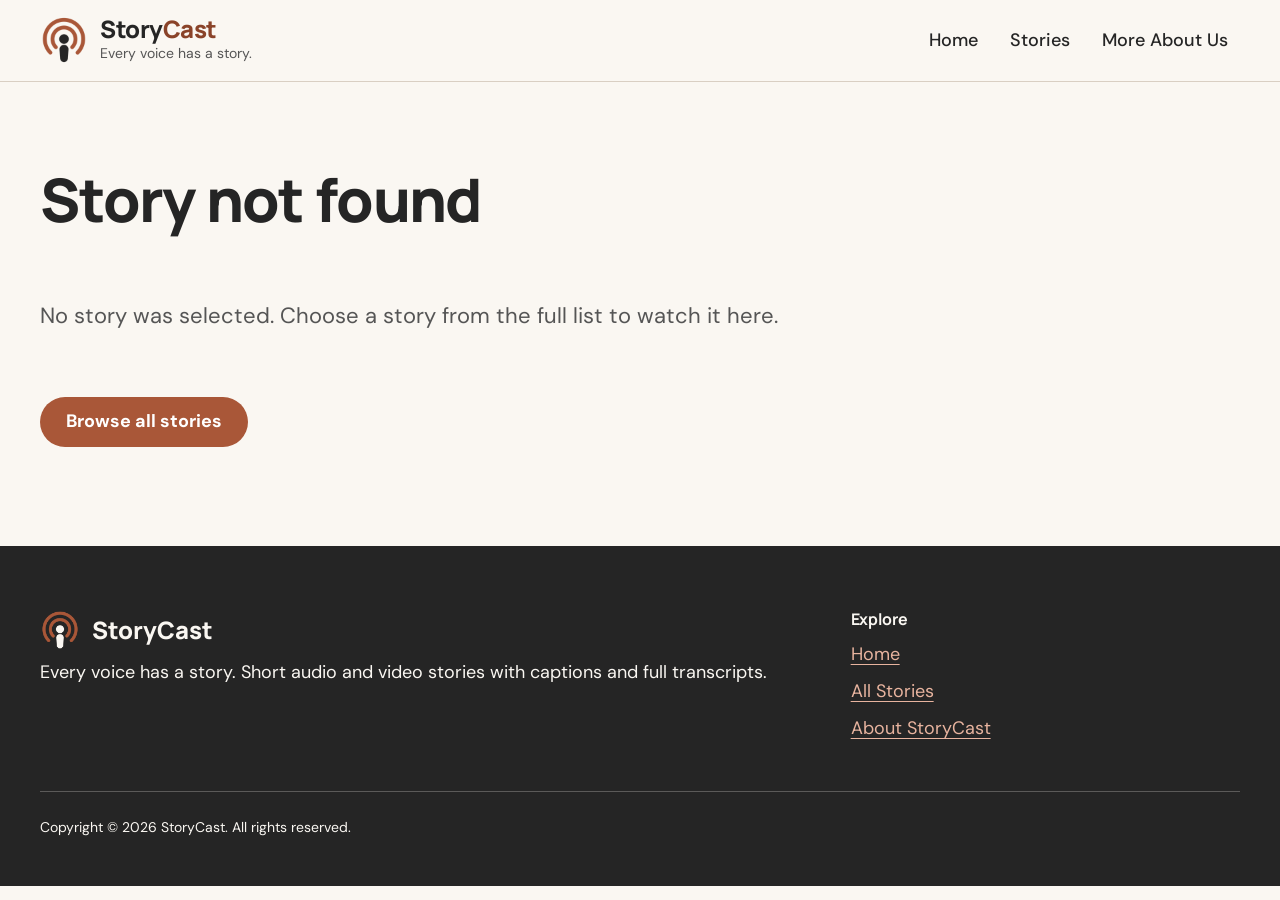
<file: story/my-story.html>
<!DOCTYPE html>
<html lang="en">
<head>
  <meta charset="utf-8">
  <meta name="viewport" content="width=device-width, initial-scale=1">
  <title>Story | StoryCast</title>
  <meta name="description" content="Watch a StoryCast video story, with an audio version, transcript information, credits and related stories.">
  <link rel="preconnect" href="https://fonts.googleapis.com">
  <link rel="preconnect" href="https://fonts.gstatic.com" crossorigin>
  <link rel="stylesheet" href="https://fonts.googleapis.com/css2?family=DM+Sans:wght@400;500;700&amp;family=Manrope:wght@700;800&amp;display=swap">
  <link rel="icon" href="../assets/images/storycast-favicon.png" type="image/png">
  <link rel="stylesheet" href="../css/main.css">
  <script src="../js/stories-data.js" defer></script>
  <script src="../js/transcripts-data.js" defer></script>
  <script src="../js/story-page.js" defer></script>
</head>
<body>
  <a class="skip-link" href="#main">Skip to main content</a>

  <header class="site-header">
    <div class="container site-header__inner">
      <a class="brand" href="../index.html">
        <img class="brand__logo" src="../assets/images/storycast-logo.png" width="48" height="48" alt="">
        <span class="brand__text">
          <span class="brand__name">Story<span class="brand__accent">Cast</span></span>
          <span class="brand__tagline">Every voice has a story.</span>
        </span>
      </a>
      <nav class="site-nav" aria-label="Primary">
        <ul class="site-nav__list">
          <li><a class="site-nav__link" href="../index.html">Home</a></li>
          <li><a class="site-nav__link" href="../stories.html">Stories</a></li>
          <li><a class="site-nav__link" href="../about.html">More About Us</a></li>
        </ul>
      </nav>
    </div>
  </header>

  <main id="main" class="site-main">
    <!-- One template for every video. js/story-page.js reads ?id=... and
         fills in the content; the elements below stay hidden until then. -->
    <!-- Breadcrumb hidden for now:
    <nav aria-label="Breadcrumb">
      <ol>
        <li><a href="../index.html">Home</a></li>
        <li><a href="../stories.html">Stories</a></li>
        <li><a href="my-story.html" aria-current="page">Story</a></li>
      </ol>
    </nav>
    -->

    <article class="container story-page" id="story" hidden>
      <header class="story-page__header">
        <p class="eyebrow" id="story-category"></p>
        <h1 id="story-title">Story</h1>
        <p class="lead" id="story-description"></p>
        <ul class="badge-list" id="story-badges"></ul>
      </header>

      <figure class="media-player">
        <video id="story-video" controls preload="metadata" playsinline width="1280" height="720"></video>
        <figcaption id="story-video-caption"></figcaption>
      </figure>

      <section id="audio" aria-labelledby="audio-title">
        <h2 id="audio-title">Audio version</h2>
        <audio id="story-audio" controls preload="metadata"></audio>
        <p><a id="audio-download" href="#audio">Download the audio (MP3)</a></p>
      </section>

      <section id="transcript" aria-labelledby="transcript-title">
        <h2 id="transcript-title">Transcript</h2>
        <div id="story-transcript"></div>
      </section>

      <section id="credits" aria-labelledby="credits-title">
        <h2 id="credits-title">Source and credits</h2>
        <p id="story-source"></p>
        <p><a href="../about.html#accessibility">How we make stories accessible</a></p>
      </section>

      <section id="related" aria-labelledby="related-title">
        <h2 id="related-title">Related stories</h2>
        <ul class="story-grid" id="related-list"></ul>
        <p class="section__action">
          <a class="button button--secondary" href="../stories.html">Back to all stories</a>
        </p>
      </section>
    </article>

    <section class="container story-page" id="story-error" aria-labelledby="story-error-title" hidden>
      <h1 id="story-error-title">Story not found</h1>
      <p class="lead" id="story-error-message"></p>
      <p><a class="button button--primary" href="../stories.html">Browse all stories</a></p>
    </section>

    <noscript>
      <section class="container story-page">
        <h1>Story</h1>
        <p class="lead">This page needs JavaScript to load the story you selected.</p>
        <p><a class="button button--primary" href="../stories.html">Browse all stories</a></p>
      </section>
    </noscript>
  </main>

  <footer class="site-footer">
    <div class="container">
      <div class="site-footer__grid">
        <div>
          <p class="site-footer__brand"><img class="site-footer__logo" src="../assets/images/storycast-logo-on-dark.png" width="40" height="40" alt="">StoryCast</p>
          <p>Every voice has a story. Short audio and video stories with captions and full transcripts.</p>
        </div>
        <nav aria-labelledby="footer-explore">
          <h2 class="site-footer__heading" id="footer-explore">Explore</h2>
          <ul class="site-footer__list">
            <li><a href="../index.html">Home</a></li>
            <li><a href="../stories.html">All Stories</a></li>
            <li><a href="../about.html">About StoryCast</a></li>
          </ul>
        </nav>
      </div>
      <p class="site-footer__note">Copyright &copy; 2026 StoryCast. All rights reserved.</p>
    </div>
  </footer>
</body>
</html>
</file>
<file: css/main.css>
*,
*::before,
*::after {
  box-sizing: border-box;
}

html {
  -webkit-text-size-adjust: 100%;
  text-size-adjust: 100%;
  scroll-behavior: smooth;
}

body {
  margin: 0;
  min-height: 100vh;
  background-color: #faf7f2;
  color: #252525;
  font-family: "DM Sans", system-ui, -apple-system, "Segoe UI", Roboto, "Helvetica Neue", Arial, sans-serif;
  font-size: clamp(1rem, 0.95rem + 0.25vw, 1.125rem);
  line-height: 1.6;
}

img,
video,
svg {
  display: block;
  max-width: 100%;
  height: auto;
}

audio {
  display: block;
  width: 100%;
}

h1,
h2,
h3 {
  margin: 0 0 1rem;
  font-family: "Manrope", system-ui, -apple-system, "Segoe UI", Roboto, "Helvetica Neue", Arial, sans-serif;
  font-weight: 800;
  line-height: 1.15;
  text-wrap: balance;
}

h1 {
  font-size: clamp(2.25rem, 1.5rem + 3vw, 3.75rem);
  letter-spacing: -0.02em;
}

h2 {
  font-size: clamp(1.75rem, 1.3rem + 1.8vw, 2.5rem);
  letter-spacing: -0.01em;
}

h3 {
  font-size: clamp(1.25rem, 1.1rem + 0.6vw, 1.5rem);
  font-weight: 700;
  line-height: 1.35;
}

p,
ul,
ol {
  margin: 0 0 1rem;
}

p,
li {
  max-width: 65ch;
}

a {
  color: #8a4329;
  text-decoration-thickness: 1px;
  text-underline-offset: 0.2em;
}
a:hover {
  color: #252525;
  text-decoration-thickness: 2px;
}

:focus-visible {
  outline: 3px solid #252525;
  outline-offset: 3px;
}

[hidden] {
  display: none !important;
}

.visually-hidden {
  position: absolute;
  width: 1px;
  height: 1px;
  padding: 0;
  margin: -1px;
  overflow: hidden;
  clip: rect(0, 0, 0, 0);
  white-space: nowrap;
  border: 0;
}

.skip-link {
  position: absolute;
  top: 0.5rem;
  left: 0.5rem;
  z-index: 100;
  padding: 0.75rem 1rem;
  background-color: #252525;
  color: #faf7f2;
  font-weight: 700;
  border-radius: 4px;
  transform: translateY(-200%);
}
.skip-link:focus {
  transform: translateY(0);
}
.skip-link:focus-visible {
  outline-color: #e8b49f;
}

@media (prefers-reduced-motion: reduce) {
  html {
    scroll-behavior: auto;
  }
  *,
  *::before,
  *::after {
    animation-duration: 0.01ms !important;
    animation-iteration-count: 1 !important;
    transition-duration: 0.01ms !important;
  }
}
.container {
  width: min(100% - 2 * clamp(1rem, 0.5rem + 2vw, 2rem), 75rem);
  margin-inline: auto;
}

.site-header {
  background-color: #faf7f2;
  border-bottom: 1px solid #d9cfc3;
}
.site-header__inner {
  display: flex;
  flex-wrap: wrap;
  align-items: center;
  justify-content: space-between;
  gap: 0.75rem 2rem;
  padding-block: 1rem;
}

.brand {
  display: inline-flex;
  align-items: center;
  gap: 0.75rem;
  color: #252525;
  text-decoration: none;
}
.brand__logo {
  flex: none;
  width: 3rem;
  height: 3rem;
}
.brand__text {
  display: flex;
  flex-direction: column;
}
.brand__name {
  font-family: "Manrope", system-ui, -apple-system, "Segoe UI", Roboto, "Helvetica Neue", Arial, sans-serif;
  font-size: 1.5rem;
  font-weight: 800;
  line-height: 1.1;
  letter-spacing: -0.02em;
}
.brand__accent {
  color: #8a4329;
}
.brand__tagline {
  font-size: 0.875rem;
  color: #555555;
}
.brand:hover {
  color: #252525;
}

.site-nav__list {
  display: flex;
  flex-wrap: wrap;
  gap: 0.25rem 0.5rem;
  margin: 0;
  padding: 0;
  list-style: none;
}
.site-nav__link {
  display: inline-flex;
  align-items: center;
  min-height: 2.75rem;
  padding-inline: 0.75rem;
  color: #252525;
  font-weight: 500;
  text-decoration: none;
  border-radius: 4px;
}
.site-nav__link:hover {
  color: #8a4329;
  text-decoration: underline;
  text-decoration-thickness: 2px;
}
.site-nav__link[aria-current=page] {
  font-weight: 700;
  text-decoration: underline;
  text-decoration-color: #a95738;
  text-decoration-thickness: 3px;
  text-underline-offset: 0.45em;
}

.site-main {
  display: block;
}

.section {
  padding-block: clamp(3rem, 2rem + 4vw, 6rem);
}
.section--alt {
  background-color: #f1eae0;
}
.section__action {
  display: flex;
  justify-content: center;
  max-width: none;
  margin: 3rem 0 0;
}

.story-page {
  display: flex;
  flex-direction: column;
  gap: 3rem;
  padding-block: clamp(3rem, 2rem + 4vw, 6rem);
}
.story-page__header {
  display: flex;
  flex-direction: column;
  gap: 0.75rem;
}
.story-page__header > * {
  margin: 0;
}
.story-page section > h2 {
  margin-bottom: 1rem;
}

.story-grid {
  display: grid;
  grid-template-columns: minmax(0, 1fr);
  gap: clamp(1rem, 0.5rem + 2vw, 2rem);
  margin: 2rem 0 0;
  padding: 0;
  list-style: none;
}
@media (min-width: 40em) {
  .story-grid {
    grid-template-columns: repeat(2, minmax(0, 1fr));
  }
}
@media (min-width: 64em) {
  .story-grid {
    grid-template-columns: repeat(3, minmax(0, 1fr));
  }
}
.story-grid > li {
  max-width: none;
}

.site-footer {
  padding-block: 4rem 2rem;
  background-color: #252525;
  color: #faf7f2;
}
.site-footer a {
  color: #e8b49f;
}
.site-footer a:hover {
  color: #ffffff;
}
.site-footer a:focus-visible {
  outline-color: #e8b49f;
}
.site-footer__grid {
  display: grid;
  gap: 2rem;
}
@media (min-width: 40em) {
  .site-footer__grid {
    grid-template-columns: repeat(2, 1fr);
  }
}
@media (min-width: 64em) {
  .site-footer__grid {
    grid-template-columns: 2fr 1fr;
  }
}
.site-footer__brand {
  display: flex;
  align-items: center;
  gap: 0.75rem;
  font-family: "Manrope", system-ui, -apple-system, "Segoe UI", Roboto, "Helvetica Neue", Arial, sans-serif;
  font-size: 1.5rem;
  font-weight: 800;
  margin-bottom: 0.5rem;
}
.site-footer__logo {
  flex: none;
  width: 2.5rem;
  height: 2.5rem;
}
.site-footer__heading {
  font-size: 1rem;
  font-weight: 700;
  margin-bottom: 0.75rem;
}
.site-footer__list {
  margin: 0;
  padding: 0;
  list-style: none;
}
.site-footer__list li + li {
  margin-top: 0.5rem;
}
.site-footer__note {
  max-width: none;
  margin-top: 3rem;
  padding-top: 1.5rem;
  border-top: 1px solid rgba(250, 247, 242, 0.25);
  font-size: 0.875rem;
}

.button {
  display: inline-flex;
  align-items: center;
  justify-content: center;
  gap: 0.5rem;
  min-height: 2.75rem;
  padding: 0.75rem 1.5rem;
  border: 2px solid transparent;
  border-radius: 999px;
  font-family: "DM Sans", system-ui, -apple-system, "Segoe UI", Roboto, "Helvetica Neue", Arial, sans-serif;
  font-weight: 700;
  line-height: 1.2;
  text-align: center;
  text-decoration: none;
  transition: background-color 150ms ease, color 150ms ease;
}
.button--primary {
  background-color: #a95738;
  color: #ffffff;
}
.button--primary:hover {
  background-color: #8a4329;
  color: #ffffff;
  text-decoration: underline;
}
.button--secondary {
  background-color: transparent;
  border-color: #252525;
  color: #252525;
}
.button--secondary:hover {
  background-color: #252525;
  color: #faf7f2;
  text-decoration: underline;
}

.button--light {
  background-color: #faf7f2;
  color: #252525;
}
.button--light:hover {
  background-color: #ffffff;
  color: #252525;
  text-decoration: underline;
}

.button-group {
  display: flex;
  flex-wrap: wrap;
  gap: 0.75rem;
}

.eyebrow {
  margin-bottom: 0.75rem;
  color: #8a4329;
  font-size: 0.875rem;
  font-weight: 700;
  letter-spacing: 0.1em;
  text-transform: uppercase;
}

.lead {
  font-size: clamp(1.125rem, 1rem + 0.6vw, 1.375rem);
  color: #555555;
}

.badge-list {
  display: flex;
  flex-wrap: wrap;
  gap: 0.5rem;
  margin: 0;
  padding: 0;
  list-style: none;
}

.badge {
  display: inline-flex;
  align-items: center;
  gap: 0.25rem;
  padding: 0.25rem 0.75rem;
  border: 1px solid #8c7f72;
  border-radius: 999px;
  background-color: #ffffff;
  color: #252525;
  margin: 0;
  font-size: 0.875rem;
  font-weight: 500;
  line-height: 1.4;
}
.badge--status {
  border-style: dashed;
  color: #555555;
}

.story-grid__item {
  container-type: inline-size;
  container-name: story-card;
}

.story-card {
  display: flex;
  flex-direction: column;
  height: 100%;
  overflow: hidden;
  background-color: #ffffff;
  border: 1px solid #d9cfc3;
  border-radius: 16px;
  box-shadow: 0 1px 2px rgba(37, 37, 37, 0.06), 0 4px 16px rgba(37, 37, 37, 0.06);
}
.story-card__media {
  margin: 0;
  aspect-ratio: 3/2;
}
.story-card__media img {
  width: 100%;
  height: 100%;
  object-fit: cover;
}
.story-card__body {
  display: flex;
  flex: 1;
  flex-direction: column;
  gap: 0.75rem;
  padding: 1.5rem;
}
.story-card__category {
  margin: 0;
  color: #8a4329;
  font-size: 0.875rem;
  font-weight: 700;
  letter-spacing: 0.06em;
  text-transform: uppercase;
}
.story-card__title {
  margin: 0;
  font-size: clamp(1.25rem, 1.1rem + 0.6vw, 1.5rem);
}
.story-card__description {
  margin: 0;
  color: #555555;
}
.story-card__footer {
  display: flex;
  flex-wrap: wrap;
  align-items: center;
  justify-content: space-between;
  gap: 0.75rem;
  margin-top: auto;
  padding-top: 0.5rem;
}
.story-card__link::after {
  content: "";
  position: absolute;
  inset: 0;
}
.story-card__link:focus-visible {
  outline: none;
}
.story-card__link:focus-visible::after {
  outline: 3px solid #252525;
  outline-offset: -5px;
  border-radius: 16px;
}
.story-card--linked {
  position: relative;
}

@container story-card (min-width: 34rem) {
  .story-card {
    flex-direction: row;
  }
  .story-card__media {
    flex: 0 0 45%;
    aspect-ratio: auto;
    min-height: 100%;
  }
  .story-card__body {
    justify-content: center;
    padding: 2rem;
  }
  .story-card__title {
    font-size: clamp(1.75rem, 1.3rem + 1.8vw, 2.5rem);
  }
}
.media-player {
  margin: 0;
}
.media-player video {
  width: 100%;
  aspect-ratio: 16/9;
  background-color: #252525;
  border-radius: 8px;
}
.media-player figcaption {
  margin-top: 0.75rem;
  color: #555555;
  font-size: 0.875rem;
}

.transcript {
  margin: 0;
  padding: 0;
  list-style: none;
}
.transcript__line {
  display: grid;
  grid-template-columns: 4rem minmax(0, 1fr);
  gap: 0.75rem;
  max-width: 65ch;
  padding-block: 0.5rem;
  border-bottom: 1px solid #d9cfc3;
}
.transcript__time {
  align-self: start;
  padding: 0;
  border: 0;
  background: none;
  color: #8a4329;
  font: inherit;
  font-variant-numeric: tabular-nums;
  font-weight: 700;
  text-align: left;
  text-decoration: underline;
  text-underline-offset: 0.2em;
  cursor: pointer;
}
.transcript__time:hover {
  color: #252525;
  text-decoration-thickness: 2px;
}
.transcript__intro {
  color: #555555;
}
.transcript__chapter {
  margin: 2rem 0 0.5rem;
  font-size: 1.125rem;
}
.transcript__missing {
  padding: 1rem 1.5rem;
  border: 1px dashed #8c7f72;
  border-radius: 8px;
  background-color: #ffffff;
}

.results-status {
  margin: 0;
  color: #555555;
  font-weight: 500;
}

.pagination {
  margin-top: 3rem;
}
.pagination__list {
  display: flex;
  flex-wrap: wrap;
  justify-content: center;
  gap: 0.25rem;
  margin: 0;
  padding: 0;
  list-style: none;
}
@media (min-width: 40em) {
  .pagination__list {
    gap: 0.5rem;
  }
}
.pagination__button {
  display: inline-flex;
  align-items: center;
  justify-content: center;
  gap: 0.5rem;
  min-width: 2.75rem;
  min-height: 2.75rem;
  padding: 0 0.75rem;
  border: 2px solid #252525;
  border-radius: 999px;
  background-color: #ffffff;
  color: #252525;
  font-family: "DM Sans", system-ui, -apple-system, "Segoe UI", Roboto, "Helvetica Neue", Arial, sans-serif;
  font-size: 1rem;
  font-weight: 700;
  cursor: pointer;
  transition: background-color 150ms ease, color 150ms ease;
}
@media (min-width: 40em) {
  .pagination__button {
    padding-inline: 1rem;
  }
}
.pagination__button:hover:not(:disabled) {
  background-color: #faf7f2;
  text-decoration: underline;
}
.pagination__button[aria-current=page] {
  background-color: #252525;
  color: #faf7f2;
}
.pagination__button[aria-current=page]:hover {
  background-color: #252525;
}
.pagination__button:disabled {
  border-style: dashed;
  border-color: #8c7f72;
  background-color: transparent;
  color: #555555;
  cursor: not-allowed;
}

.notice {
  padding: 1rem 1.5rem;
  border-left: 4px solid #a95738;
  background-color: #ffffff;
  border-radius: 0 8px 8px 0;
}
.notice p {
  margin: 0;
}

.about-hero {
  padding-block: clamp(3rem, 2rem + 4vw, 6rem);
}
.about-hero__inner {
  display: grid;
  gap: 3rem;
  align-items: center;
}
@media (min-width: 64em) {
  .about-hero__inner {
    grid-template-columns: 1.1fr 1fr;
    gap: 4rem;
  }
}
.about-hero__text h1 {
  font-size: clamp(2.5rem, 1.6rem + 3.6vw, 4.25rem);
  max-width: 14ch;
}
.about-hero__media {
  position: relative;
  margin: 0;
}
.about-hero__media img {
  position: relative;
  width: 100%;
  aspect-ratio: 4/3;
  object-fit: cover;
  border-radius: 16px;
}
.about-hero__media::before {
  content: "";
  position: absolute;
  inset: 0 0 auto;
  aspect-ratio: 4/3;
  border: 2px solid #a95738;
  border-radius: 16px;
  transform: translate(1rem, 1rem);
}
.about-hero__media figcaption {
  margin-top: 2rem;
  color: #555555;
  font-size: 0.875rem;
}

.about-split__inner {
  display: grid;
  gap: 1rem;
}
@media (min-width: 64em) {
  .about-split__inner {
    grid-template-columns: 1fr 2fr;
    gap: 4rem;
  }
}
.about-split__heading::before {
  content: "";
  display: block;
  width: 3rem;
  height: 4px;
  margin-bottom: 1rem;
  background-color: #a95738;
}
.about-split__intro {
  font-size: clamp(1.125rem, 1rem + 0.6vw, 1.375rem);
  line-height: 1.6;
}

.statement {
  padding-left: 2rem;
  border-left: 4px solid #a95738;
}
.statement__label {
  margin-bottom: 1rem;
  color: #8a4329;
  font-family: "DM Sans", system-ui, -apple-system, "Segoe UI", Roboto, "Helvetica Neue", Arial, sans-serif;
  font-size: 0.875rem;
  font-weight: 700;
  letter-spacing: 0.1em;
  text-transform: uppercase;
}
.statement__text {
  max-width: 32ch;
  margin: 0;
  font-family: "Manrope", system-ui, -apple-system, "Segoe UI", Roboto, "Helvetica Neue", Arial, sans-serif;
  font-size: clamp(1.5rem, 1.1rem + 1.8vw, 2.375rem);
  font-weight: 700;
  line-height: 1.35;
  letter-spacing: -0.01em;
}

.beliefs {
  display: grid;
  gap: 2rem;
  margin: 2rem 0 0;
  padding: 0;
  list-style: none;
}
@media (min-width: 40em) {
  .beliefs {
    grid-template-columns: repeat(3, minmax(0, 1fr));
  }
}
@media (min-width: 64em) {
  .beliefs {
    gap: 3rem;
  }
}

.belief {
  display: flex;
  flex-direction: column;
  gap: 0.75rem;
  padding-top: 1.5rem;
  border-top: 2px solid #252525;
}
.belief__icon {
  box-sizing: content-box;
  padding: 0.75rem;
  border-radius: 999px;
  background-color: #f1eae0;
  color: #8a4329;
}
.belief__title {
  margin: 0;
}
.belief p {
  margin: 0;
  color: #555555;
}

.feature-list {
  display: grid;
  gap: 1.5rem 2rem;
  margin: 2rem 0 0;
  padding: 0;
  list-style: none;
}
@media (min-width: 40em) {
  .feature-list {
    grid-template-columns: repeat(2, minmax(0, 1fr));
  }
}
@media (min-width: 64em) {
  .feature-list {
    grid-template-columns: repeat(4, minmax(0, 1fr));
  }
}
.feature-list li {
  padding-top: 1rem;
  border-top: 1px solid #8c7f72;
}
.feature-list h3 {
  margin-bottom: 0.5rem;
  font-size: 1.125rem;
}
.feature-list p {
  margin: 0;
  color: #555555;
  font-size: 0.9375rem;
}

.about-subheading {
  margin-top: 3rem;
}

.about-list {
  padding-left: 1.5rem;
}
.about-list li + li {
  margin-top: 0.5rem;
}

.about-columns {
  display: grid;
  gap: 2rem;
}
@media (min-width: 40em) {
  .about-columns {
    grid-template-columns: repeat(2, minmax(0, 1fr));
    gap: 4rem;
  }
}
.about-columns .about-subheading {
  margin-top: 0;
}

.cta-band {
  padding-block: clamp(3rem, 2rem + 4vw, 6rem);
  background-color: #a95738;
  color: #ffffff;
}
.cta-band__inner {
  display: flex;
  flex-direction: column;
  align-items: center;
  gap: 1rem;
  text-align: center;
}
.cta-band__title {
  max-width: 24ch;
  margin: 0;
}
.cta-band__text {
  margin: 0 0 0.75rem;
}
.cta-band :focus-visible {
  outline-color: #faf7f2;
}
</file>
